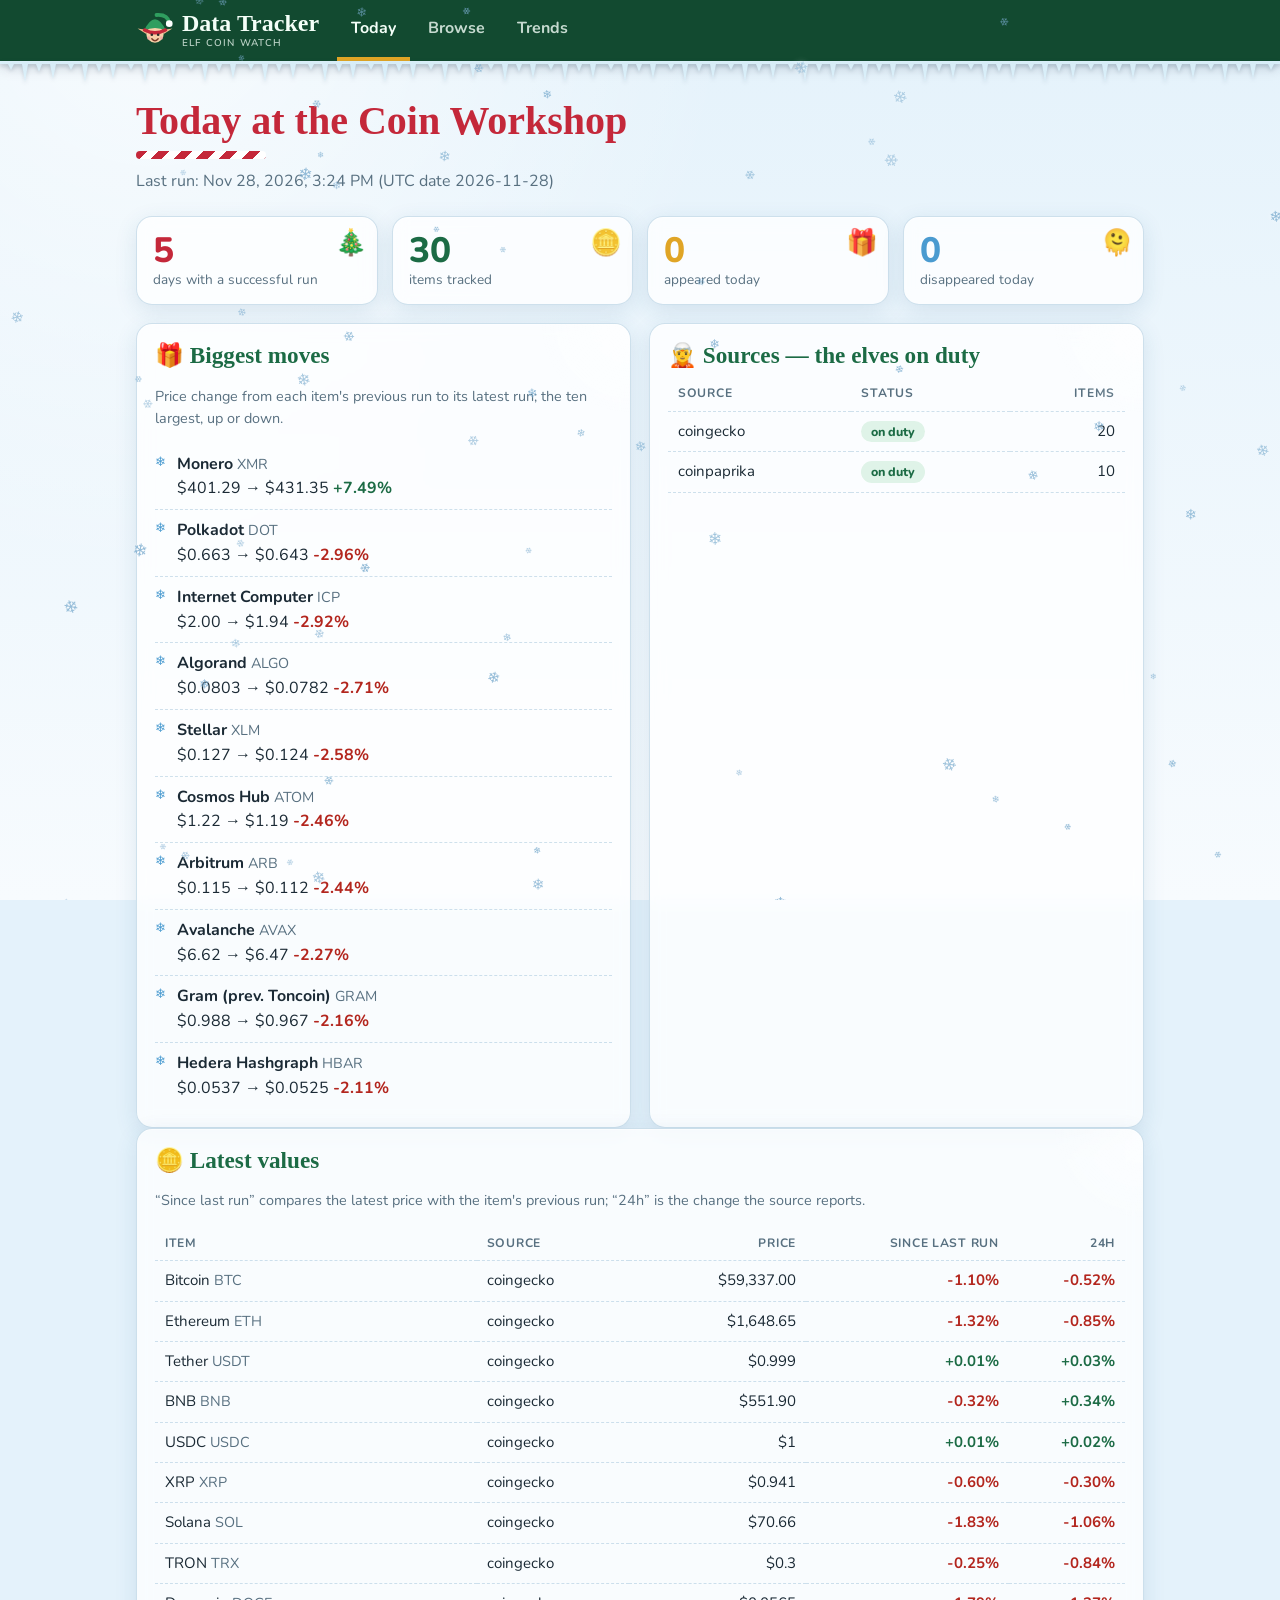
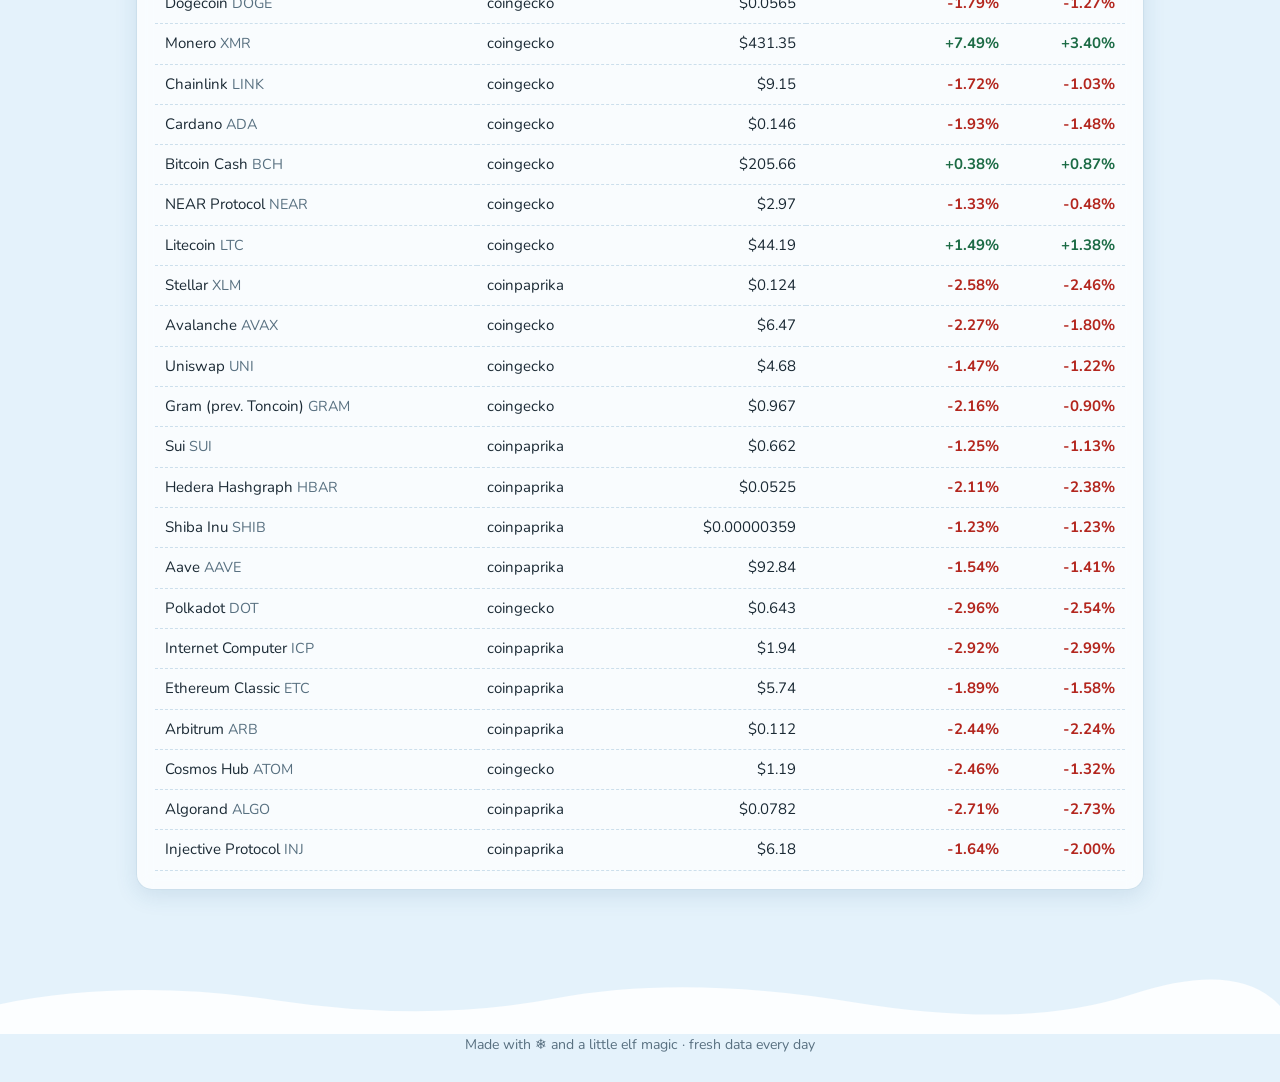
<file: index.html>
<!doctype html>
<html lang="en">
<head>
<meta charset="utf-8">
<meta name="viewport" content="width=device-width, initial-scale=1">
<title>Today · Data Tracker</title>
<meta name="description" content="Latest prices for 30 coins and what moved since the previous daily run.">
<meta name="theme-color" content="#124a30">
<link rel="manifest" href="manifest.webmanifest">
<link rel="icon" href="icon-192.png">
<link rel="apple-touch-icon" href="icon-192.png">
<link rel="stylesheet" href="style.css">
<link rel="preconnect" href="https://fonts.googleapis.com">
<link rel="preconnect" href="https://fonts.gstatic.com" crossorigin>
<link href="https://fonts.googleapis.com/css2?family=Mountains+of+Christmas:wght@700&family=Nunito:wght@400;600;700;800&display=swap" rel="stylesheet">
<script>try{if(sessionStorage.getItem("jw.frost"))document.documentElement.classList.add("frosted")}catch(e){}</script>
</head>
<body>
<main>
  <h1 data-sleigh>Today at the Coin Workshop</h1>
  <p class="sub" id="last-run">Loading…</p>
  <div class="stats" id="stats"></div>
  <div class="cols">
    <section class="card"><h2>🎁 Biggest moves</h2><p class="muted">Price change from each item's previous run to its latest run; the ten largest, up or down.</p><ul class="plain" id="moves"></ul></section>
    <section class="card"><h2>🧝 Sources — the elves on duty</h2><table><thead><tr><th>Source</th><th>Status</th><th class="num">Items</th></tr></thead><tbody id="sources"></tbody></table></section>
  </div>
  <section class="card"><h2>🪙 Latest values</h2>
    <p class="muted">“Since last run” compares the latest price with the item's previous run; “24h” is the change the source reports.</p>
    <div class="scroll"><table><thead><tr><th>Item</th><th>Source</th><th class="num">Price</th><th class="num">Since last run</th><th class="num">24h</th></tr></thead><tbody id="latest"></tbody></table></div></section>
</main>
<script src="app.js"></script>
<script src="today.js"></script>
<script src="theme.js"></script>
</body>
</html>
</file>
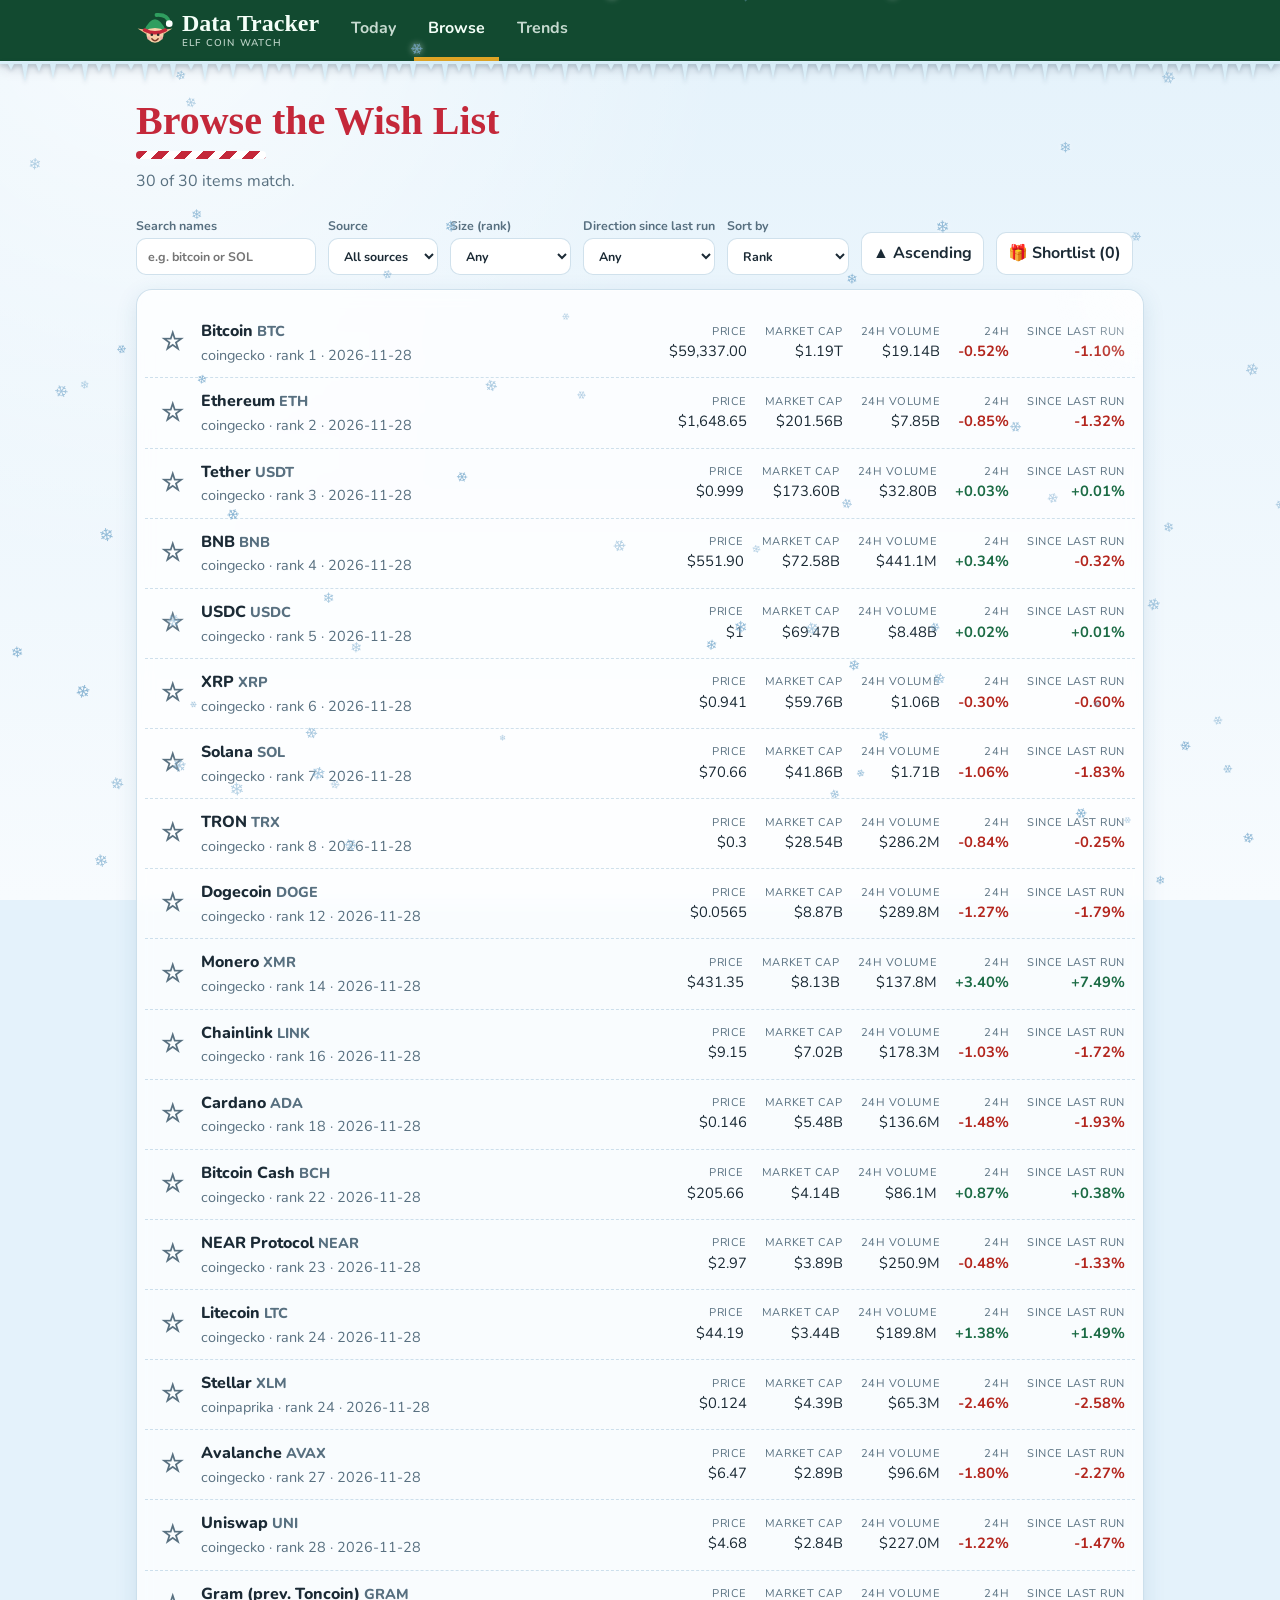
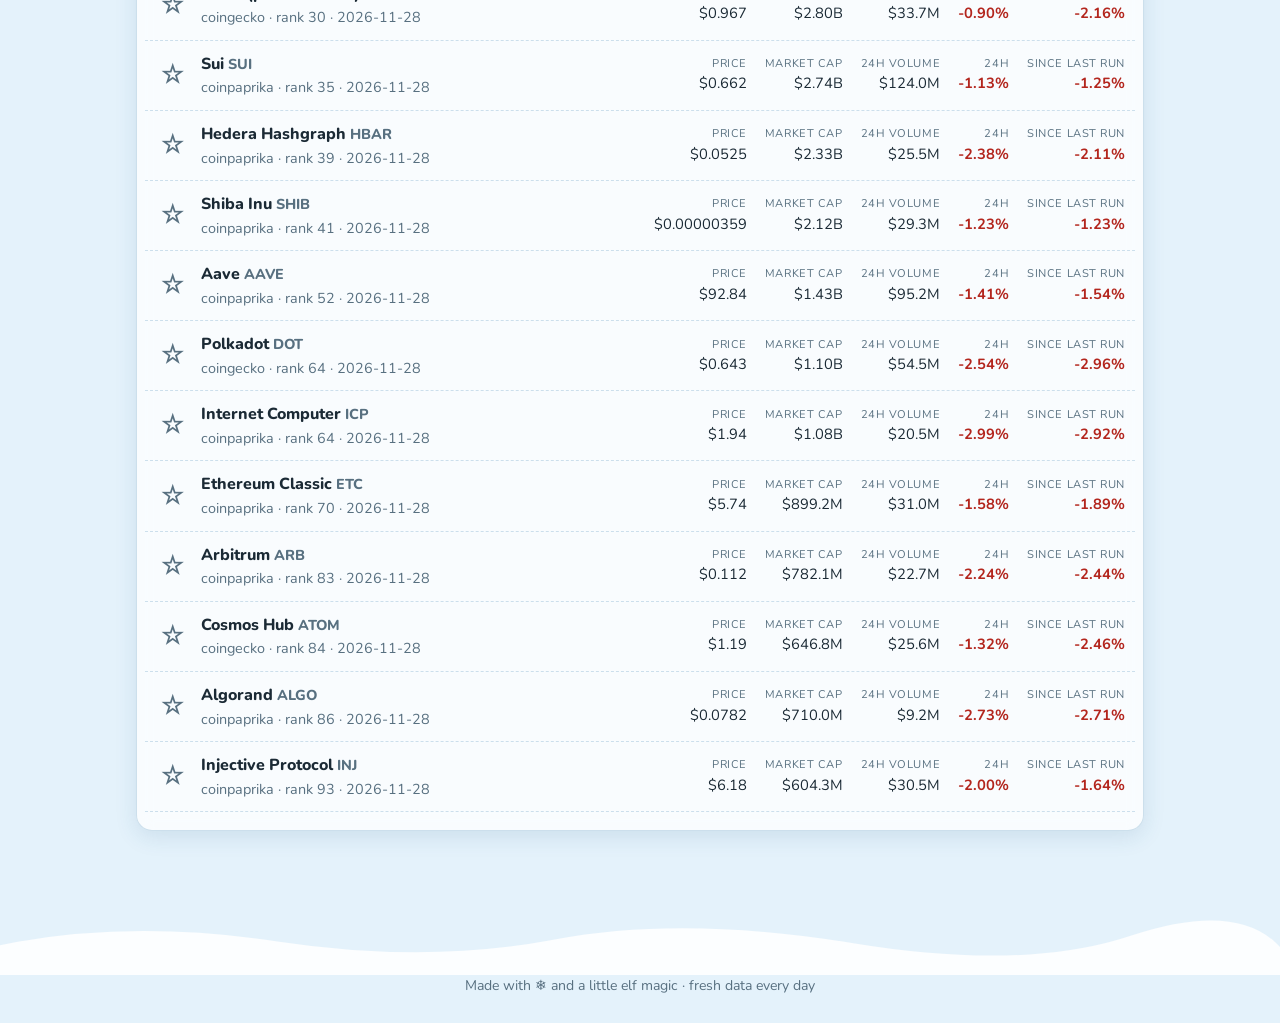
<file: browse.html>
<!doctype html>
<html lang="en">
<head>
<meta charset="utf-8">
<meta name="viewport" content="width=device-width, initial-scale=1">
<title>Browse · Data Tracker</title>
<meta name="description" content="Search, filter and sort the latest values; star the coins you want to keep.">
<meta name="theme-color" content="#124a30">
<link rel="manifest" href="manifest.webmanifest">
<link rel="icon" href="icon-192.png">
<link rel="apple-touch-icon" href="icon-192.png">
<link rel="stylesheet" href="style.css">
<link rel="preconnect" href="https://fonts.googleapis.com">
<link rel="preconnect" href="https://fonts.gstatic.com" crossorigin>
<link href="https://fonts.googleapis.com/css2?family=Mountains+of+Christmas:wght@700&family=Nunito:wght@400;600;700;800&display=swap" rel="stylesheet">
<script>try{if(sessionStorage.getItem("jw.frost"))document.documentElement.classList.add("frosted")}catch(e){}</script>
</head>
<body>
<main>
  <h1 data-sleigh>Browse the Wish List</h1>
  <p class="sub" id="summary">Loading…</p>
  <div class="controls">
    <label>Search names<input id="q" type="search" placeholder="e.g. bitcoin or SOL"></label>
    <label>Source<select id="source"><option value="">All sources</option></select></label>
    <label>Size (rank)<select id="tier"><option value="">Any</option><option value="1-10">Top 10</option><option value="11-25">11 – 25</option><option value="26+">26 and below</option></select></label>
    <label>Direction since last run<select id="dir"><option value="">Any</option><option value="up">Up</option><option value="down">Down</option></select></label>
    <label>Sort by<select id="sort">
      <option value="rank">Rank</option><option value="price_usd">Price</option><option value="market_cap_usd">Market cap</option>
      <option value="volume_24h_usd">24h volume</option><option value="change_24h_pct">24h change</option><option value="pct">Since last run</option></select></label>
    <button id="order" aria-label="Sort direction">▲ Ascending</button>
    <button id="shortlist-only" aria-pressed="false">🎁 Shortlist (<span id="shortlist-count">0</span>)</button>
  </div>
  <section class="card" id="results"></section>
</main>
<script src="app.js"></script>
<script src="browse.js"></script>
<script src="theme.js"></script>
</body>
</html>
</file>
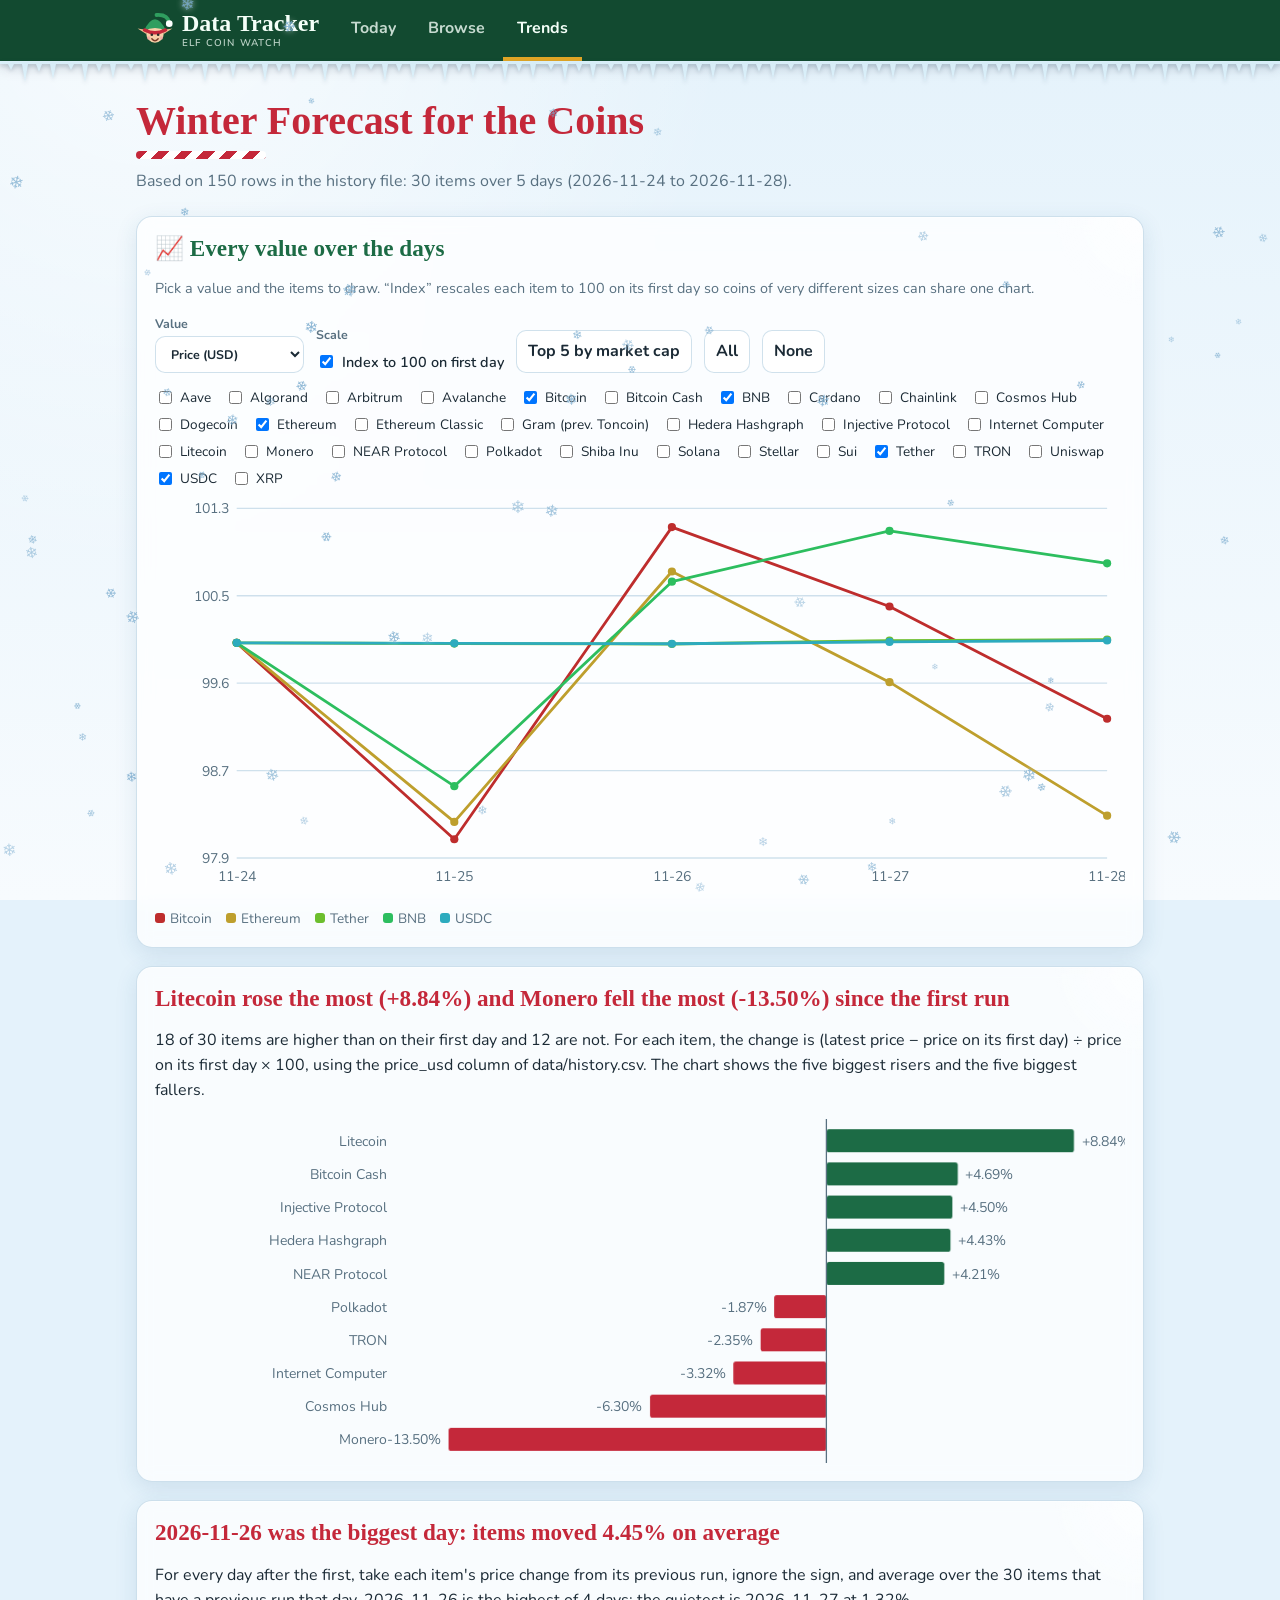
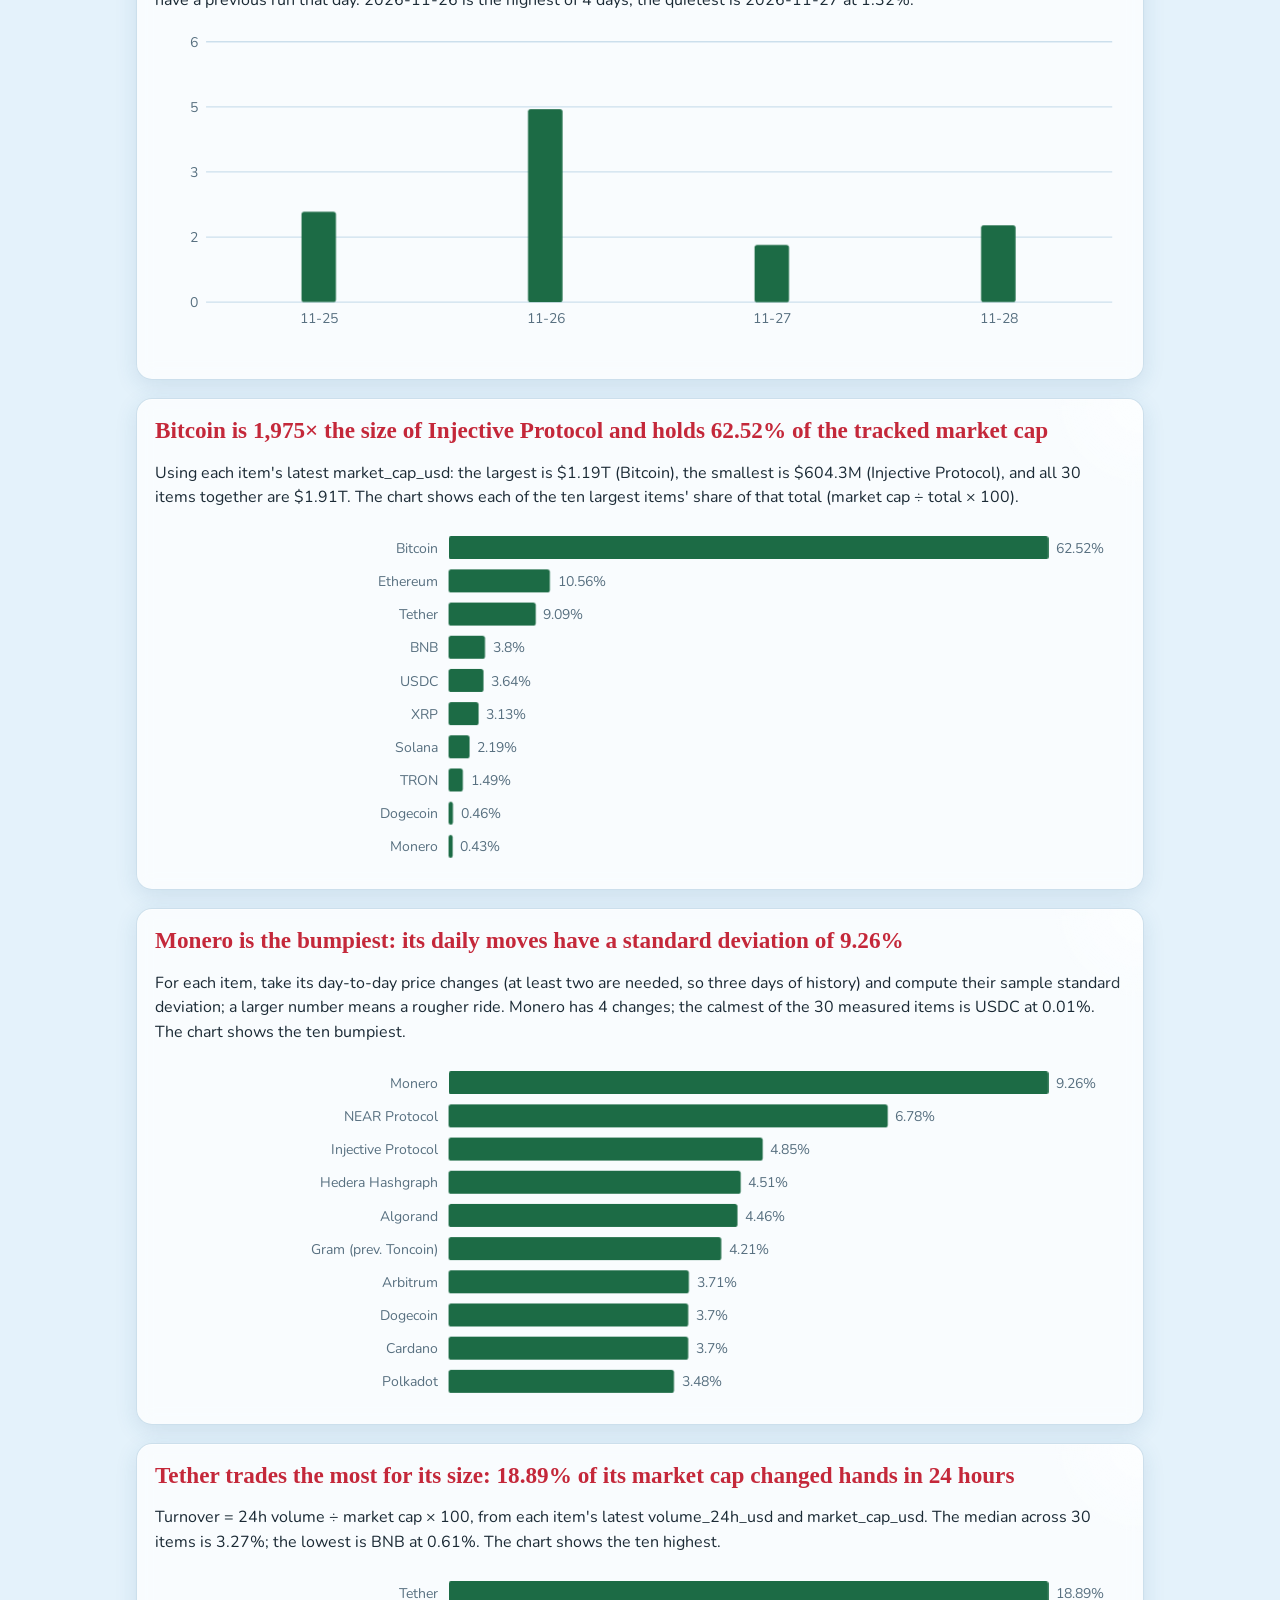
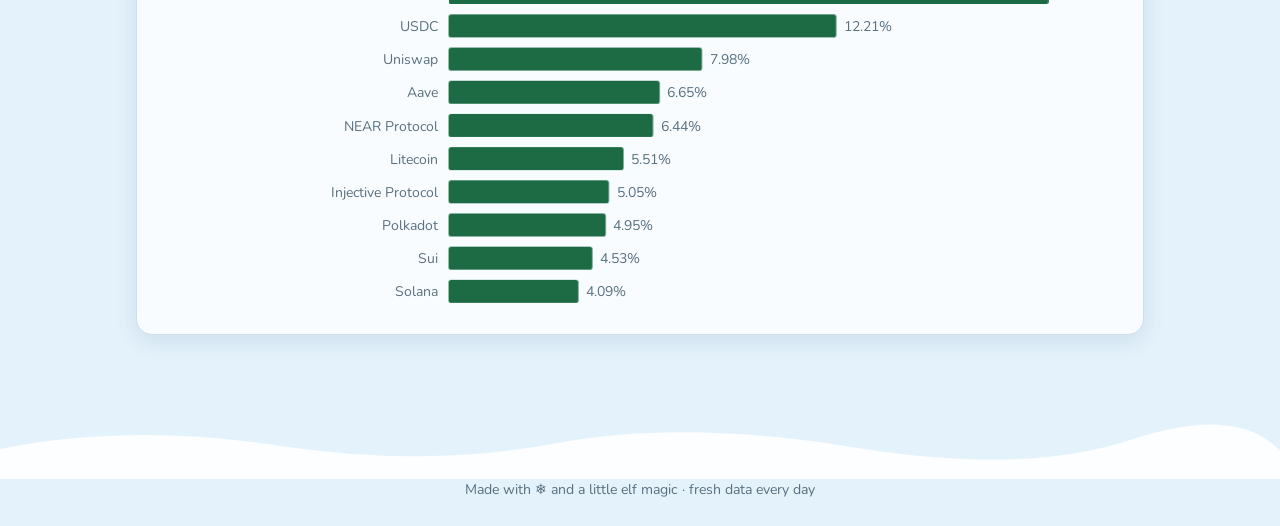
<file: trends.html>
<!doctype html>
<html lang="en">
<head>
<meta charset="utf-8">
<meta name="viewport" content="width=device-width, initial-scale=1">
<title>Trends · Data Tracker</title>
<meta name="description" content="Findings computed in your browser from the full history file.">
<meta name="theme-color" content="#124a30">
<link rel="manifest" href="manifest.webmanifest">
<link rel="icon" href="icon-192.png">
<link rel="apple-touch-icon" href="icon-192.png">
<link rel="stylesheet" href="style.css">
<link rel="preconnect" href="https://fonts.googleapis.com">
<link rel="preconnect" href="https://fonts.gstatic.com" crossorigin>
<link href="https://fonts.googleapis.com/css2?family=Mountains+of+Christmas:wght@700&family=Nunito:wght@400;600;700;800&display=swap" rel="stylesheet">
<script>try{if(sessionStorage.getItem("jw.frost"))document.documentElement.classList.add("frosted")}catch(e){}</script>
</head>
<body>
<main>
  <h1 data-sleigh>Winter Forecast for the Coins</h1>
  <p class="sub" id="asof">Loading…</p>
  <section class="card" id="explorer" hidden>
    <h2>📈 Every value over the days</h2>
    <p class="muted">Pick a value and the items to draw. “Index” rescales each item to 100 on its first day so coins of very different sizes can share one chart.</p>
    <div class="controls">
      <label>Value<select id="metric">
        <option value="price_usd">Price (USD)</option><option value="market_cap_usd">Market cap (USD)</option>
        <option value="volume_24h_usd">24h volume (USD)</option><option value="change_24h_pct">24h change (%)</option><option value="rank">Rank</option></select></label>
      <label class="check"><span>Scale</span><span><input type="checkbox" id="index" checked> Index to 100 on first day</span></label>
      <button id="pick-top">Top 5 by market cap</button><button id="pick-all">All</button><button id="pick-none">None</button>
    </div>
    <div class="picker" id="picker"></div>
    <div class="chart" id="explorer-chart"></div>
  </section>
  <div id="sections"></div>
</main>
<script src="app.js"></script>
<script src="charts.js"></script>
<script src="trends.js"></script>
<script src="theme.js"></script>
</body>
</html>
</file>
<file: style.css>
/* North Pole theme: shared by all three pages. */
:root {
  --bg-1: #e4f2fb; --bg-2: #f7fbfe;
  --surface: rgba(255, 255, 255, .78); --surface-solid: #ffffff;
  --text: #1b2a35; --muted: #587080; --line: rgba(120, 170, 200, .35);
  --pine: #1c6b45; --pine-dark: #124a30; --berry: #c4283a; --gold: #e0a526;
  --accent: var(--pine); --accent-ink: #ffffff; --accent-soft: #dff3e8;
  --warn: #b3261e; --warn-soft: #fde7e4; --star: #e0a526;
  --nav-bg: #124a30; --nav-text: #f4fff8; --flake: rgba(120, 170, 205, .9);
  --c1: #1c6b45; --c2: #c4283a; --c3: #e0a526; --c4: #4a9bd0;
  --frost-bg:
    url("data:image/svg+xml;utf8,<svg xmlns='http://www.w3.org/2000/svg' width='260' height='260'><filter id='f'><feTurbulence type='fractalNoise' baseFrequency='.85' numOctaves='3' seed='4'/><feColorMatrix values='0 0 0 0 1  0 0 0 0 1  0 0 0 0 1  0 0 0 1.1 -.35'/></filter><rect width='100%' height='100%' filter='url(%23f)'/></svg>"),
    radial-gradient(ellipse at 25% 15%, rgba(255,255,255,.95), transparent 45%),
    linear-gradient(160deg, #d6eefa, #a9d8f0 50%, #e3f4fc);
  --head: "Mountains of Christmas", "Trebuchet MS", Georgia, serif;
  --font: "Nunito", -apple-system, BlinkMacSystemFont, "Segoe UI", Roboto, Arial, sans-serif;
}
@media (prefers-color-scheme: dark) {
  :root {
    --bg-1: #091626; --bg-2: #123350;
    --surface: rgba(18, 42, 66, .72); --surface-solid: #14304a;
    --text: #e9f5fc; --muted: #93b2c6; --line: rgba(130, 190, 225, .25);
    --pine: #5fd49c; --berry: #ff6f7f; --gold: #ffd166;
    --accent: #5fd49c; --accent-ink: #062116; --accent-soft: #17402f;
    --warn: #ff8e83; --warn-soft: #43201f; --star: #ffd166;
    --nav-bg: #0b2a3f; --nav-text: #e9f5fc; --flake: rgba(255, 255, 255, .92);
    --c1: #5fd49c; --c2: #ff6f7f; --c3: #ffd166; --c4: #7cc4f0;
    --frost-bg:
      url("data:image/svg+xml;utf8,<svg xmlns='http://www.w3.org/2000/svg' width='260' height='260'><filter id='f'><feTurbulence type='fractalNoise' baseFrequency='.85' numOctaves='3' seed='4'/><feColorMatrix values='0 0 0 0 .8  0 0 0 0 .93  0 0 0 0 1  0 0 0 1.1 -.35'/></filter><rect width='100%' height='100%' filter='url(%23f)'/></svg>"),
      radial-gradient(ellipse at 25% 15%, rgba(190,230,255,.55), transparent 45%),
      linear-gradient(160deg, #1d4a6c, #2f6f98 50%, #17405e);
  }
}
* { box-sizing: border-box; }
html { background: var(--bg-1); }
body {
  margin: 0; color: var(--text); font: 16px/1.55 var(--font); min-height: 100vh;
  background:
    radial-gradient(circle at 12% 0%, rgba(255,255,255,.7), transparent 40%),
    linear-gradient(180deg, var(--bg-1), var(--bg-2));
  background-attachment: fixed;
}
a { color: var(--accent); }

/* ---------- navigation with icicles ---------- */
.nav { background: var(--nav-bg); position: sticky; top: 0; z-index: 20; box-shadow: 0 4px 14px rgba(10, 40, 60, .25); }
.nav::after {
  content: ""; position: absolute; left: 0; right: 0; top: 100%; height: 22px; pointer-events: none;
  background: url("data:image/svg+xml;utf8,<svg xmlns='http://www.w3.org/2000/svg' width='60' height='22' viewBox='0 0 60 22'><path d='M0 0H60V3 L56 3 L53 18 L50 3 L42 3 L39 11 L36 3 L28 3 L25 21 L22 3 L14 3 L11 9 L8 3 L0 3Z' fill='%23d9f0fb' fill-opacity='.92'/></svg>") repeat-x top left / 60px 22px;
  filter: drop-shadow(0 2px 2px rgba(0, 30, 60, .2));
}
.nav-inner { max-width: 1040px; margin: 0 auto; padding: 0 16px; display: flex; align-items: center; gap: 4px; flex-wrap: wrap; }
.brand { display: flex; align-items: center; gap: 8px; font: 700 1.5rem/1 var(--head); margin-right: 14px; padding: 8px 0; color: var(--nav-text); text-decoration: none; }
.brand svg { width: 38px; height: 38px; transition: transform .3s; }
.brand:hover svg { transform: rotate(-10deg) scale(1.12); }
.brand small { display: block; font: 600 .62rem/1.1 var(--font); letter-spacing: .12em; text-transform: uppercase; opacity: .75; margin-top: 3px; }
.nav a.link { padding: 16px 14px; color: var(--nav-text); opacity: .8; text-decoration: none; font-weight: 700; border-bottom: 4px solid transparent; transition: opacity .2s, border-color .2s; }
.nav a.link:hover { opacity: 1; border-bottom-color: rgba(255, 255, 255, .5); }
.nav a.link[aria-current="page"] { opacity: 1; border-bottom-color: var(--gold); }

main { max-width: 1040px; margin: 0 auto; padding: 38px 16px 40px; position: relative; }
h1 { font: 700 2.5rem/1.1 var(--head); margin: 0 0 4px; color: var(--berry); }
h1::after { content: ""; display: block; width: 130px; height: 8px; margin-top: 8px; border-radius: 4px;
  background: repeating-linear-gradient(135deg, var(--berry) 0 8px, #fff 8px 16px); }
h2 { font: 700 1.45rem/1.2 var(--head); margin: 0 0 6px; color: var(--pine); }
.sub { color: var(--muted); margin: 10px 0 22px; }
.muted { color: var(--muted); font-size: .9rem; }
.empty { color: var(--muted); font-style: italic; }

/* ---------- frosted-glass cards ---------- */
.card, .stat {
  position: relative; background: var(--surface); border: 1px solid var(--line); border-radius: 16px; padding: 18px;
  margin-bottom: 18px; backdrop-filter: blur(8px); -webkit-backdrop-filter: blur(8px);
  box-shadow: 0 6px 22px rgba(30, 90, 130, .12), inset 0 1px 0 rgba(255, 255, 255, .5);
  transition: transform .25s, box-shadow .25s;
}
.card::before { content: ""; position: absolute; top: 0; right: 0; width: 90px; height: 90px; border-radius: 0 16px 0 0; pointer-events: none;
  background: radial-gradient(circle at 100% 0, rgba(255, 255, 255, .85), transparent 70%); opacity: .7; }
.card:hover, .stat:hover { transform: translateY(-3px); box-shadow: 0 12px 30px rgba(30, 90, 130, .2), 0 0 0 1px rgba(190, 230, 250, .8); }
.stats { display: grid; grid-template-columns: repeat(auto-fit, minmax(160px, 1fr)); gap: 14px; margin-bottom: 18px; }
.stat { margin: 0; padding: 14px 16px; overflow: hidden; }
.stat .ico { position: absolute; right: 10px; top: 6px; font-size: 1.6rem; opacity: .9; }
.stat .n { font: 800 2.2rem/1.1 var(--font); color: var(--berry); }
.stat:nth-child(2) .n { color: var(--pine); } .stat:nth-child(3) .n { color: var(--gold); } .stat:nth-child(4) .n { color: var(--c4); }
.stat .l { color: var(--muted); font-size: .85rem; }

table { width: 100%; border-collapse: collapse; font-size: .94rem; }
th, td { text-align: left; padding: 8px 10px; border-bottom: 1px dashed var(--line); vertical-align: top; }
th { color: var(--muted); font-size: .76rem; text-transform: uppercase; letter-spacing: .06em; }
.pill { display: inline-block; padding: 1px 10px; border-radius: 99px; font-size: .78rem; font-weight: 800; }
.pill.ok { background: var(--accent-soft); color: var(--accent); }
.pill.bad { background: var(--warn-soft); color: var(--warn); }
.cols { display: grid; grid-template-columns: 1fr 1fr; gap: 18px; }
.cols .card { margin: 0; }
@media (max-width: 720px) { .cols { grid-template-columns: 1fr; } .cols .card { margin-bottom: 18px; } h1 { font-size: 2rem; } }
ul.plain { list-style: none; margin: 0; padding: 0; }
ul.plain li { padding: 8px 0 8px 22px; border-bottom: 1px dashed var(--line); position: relative; }
ul.plain li::before { content: "❄"; position: absolute; left: 0; top: 9px; font-size: .8rem; color: var(--c4); }
ul.plain li.head::before, ul.plain li.empty::before { content: ""; }
ul.plain li.head { padding-left: 0; font-weight: 800; color: var(--berry); }
ul.plain li:last-child { border-bottom: 0; }

/* ---------- controls ---------- */
.controls { display: flex; flex-wrap: wrap; gap: 12px; align-items: end; margin-bottom: 14px; }
.controls label { display: flex; flex-direction: column; font-size: .78rem; font-weight: 700; color: var(--muted); gap: 3px; }
input, select, button { font: inherit; color: var(--text); background: var(--surface-solid); border: 1px solid var(--line); border-radius: 10px; padding: 8px 11px; }
input:focus, select:focus, button:focus-visible, a:focus-visible { outline: 3px solid var(--c4); outline-offset: 1px; }
button { cursor: pointer; font-weight: 700; transition: transform .15s, background .2s; }
button:hover { transform: translateY(-1px); }
.seg { display: inline-flex; border: 2px solid var(--pine); border-radius: 12px; overflow: hidden; }
.seg button { border: 0; border-radius: 0; background: transparent; color: var(--pine); }
.seg button[aria-pressed="true"] { background: var(--berry); color: #fff; }
#shortlist-only[aria-pressed="true"] { background: var(--gold); color: #3a2a00; border-color: var(--gold); }

/* ---------- postings ---------- */
.job { display: grid; grid-template-columns: auto 1fr auto; gap: 12px; align-items: center; padding: 12px 10px; margin: 0 -10px;
  border-bottom: 1px dashed var(--line); border-radius: 10px; transition: background .2s, box-shadow .2s; }
.job:hover { background: linear-gradient(90deg, rgba(190, 230, 250, .35), transparent); box-shadow: inset 4px 0 0 var(--berry); }
.job .t { font-weight: 800; }
.star { border: 0; background: none; font-size: 1.55rem; line-height: 1; padding: 2px 6px; color: var(--muted); }
.star:hover { color: var(--gold); transform: scale(1.2) rotate(10deg); }
.star[aria-pressed="true"] { color: var(--star); text-shadow: 0 0 10px var(--gold); animation: pop .5s; }
@keyframes pop { 0% { transform: scale(.4) rotate(-40deg); } 60% { transform: scale(1.4) rotate(15deg); } 100% { transform: scale(1); } }
.apply { text-decoration: none; border-radius: 10px; padding: 7px 14px; font-weight: 800; white-space: nowrap; color: #fff;
  background: repeating-linear-gradient(135deg, var(--berry) 0 10px, #e24a5a 10px 20px); box-shadow: 0 2px 0 rgba(0, 0, 0, .15); transition: transform .15s; }
.apply:hover { transform: translateY(-2px) rotate(-1.5deg); }

/* ---------- charts ---------- */
.chart { width: 100%; overflow-x: auto; }
.chart svg { display: block; width: 100%; height: auto; }
.chart text { fill: var(--muted); font: 11px var(--font); }
.chart rect { transform-box: fill-box; transform-origin: 50% 100%; animation: grow .7s cubic-bezier(.2, .8, .3, 1) both; }
@keyframes grow { from { transform: scaleY(.05); opacity: 0; } }
.legend { display: flex; gap: 14px; font-size: .85rem; color: var(--muted); margin-top: 6px; }
.legend i { display: inline-block; width: 10px; height: 10px; border-radius: 3px; margin-right: 5px; }

.offline { background: var(--warn-soft); color: var(--warn); padding: 8px 16px; text-align: center; font-size: .9rem; font-weight: 700; }

/* ---------- elf empty state & footer snow bank ---------- */
.elf-empty { display: flex; align-items: center; gap: 14px; color: var(--muted); font-style: italic; }
.elf-empty svg { width: 54px; height: 54px; flex: none; }
.snowbank { position: relative; margin-top: 30px; padding: 56px 16px 26px; text-align: center; color: var(--muted); font-size: .88rem;
  background: url("data:image/svg+xml;utf8,<svg xmlns='http://www.w3.org/2000/svg' viewBox='0 0 1200 60' preserveAspectRatio='none'><path d='M0 60V28Q120 0 260 24T520 22T800 26T1060 18T1200 30V60Z' fill='white' fill-opacity='.9'/></svg>") no-repeat top / 100% 56px; }
@media (prefers-color-scheme: dark) { .snowbank { background-blend-mode: normal; filter: brightness(.8); } }

/* ---------- canvas snow ---------- */
#snow { position: fixed; inset: 0; width: 100%; height: 100%; pointer-events: none; z-index: 10000; }

/* ---------- Santa's sleigh ---------- */
#sleigh { position: fixed; top: 14vh; left: 0; width: 360px; max-width: 70vw; z-index: 9990; pointer-events: none; transform: translateX(-120%); }
#sleigh.fly { animation: fly 5.5s cubic-bezier(.4, .1, .6, .9) forwards; }
@keyframes fly {
  0% { transform: translate(-120%, 30px) rotate(6deg); }
  35% { transform: translate(35vw, -30px) rotate(-3deg); }
  70% { transform: translate(75vw, 20px) rotate(4deg); }
  100% { transform: translate(115vw, -40px) rotate(-5deg); }
}

/* ---------- freezing over ---------- */
.frost { position: fixed; inset: 0; z-index: 9999; pointer-events: none; background: var(--frost-bg);
  clip-path: circle(0 at var(--x, 50%) var(--y, 50%)); transition: clip-path .75s cubic-bezier(.6, .05, .3, 1);
  display: flex; align-items: center; justify-content: center; flex-direction: column; color: #2b5f80; }
.frost.on { clip-path: circle(150vmax at var(--x, 50%) var(--y, 50%)); }
.frost.instant { transition: none; }
.frost .big { font-size: 5rem; animation: spin 3s linear infinite; text-shadow: 0 0 20px #fff; }
.frost p { font: 700 1.6rem var(--head); margin: 0; text-shadow: 0 0 10px #fff; }
@media (prefers-color-scheme: dark) { .frost { color: #d9f1ff; } }
@keyframes spin { to { transform: rotate(360deg); } }
html.frosted::before { content: ""; position: fixed; inset: 0; z-index: 9998; background: var(--frost-bg); }

/* a card/results area icing over for a moment */
.iced { position: relative; }
.iced::after { content: ""; position: absolute; inset: 0; border-radius: 16px; pointer-events: none; z-index: 5; background: var(--frost-bg);
  animation: iceover 1s ease forwards; }
@keyframes iceover { 0% { clip-path: inset(0 100% 0 0); opacity: 1; } 35% { clip-path: inset(0 0 0 0); opacity: 1; } 100% { clip-path: inset(0 0 0 0); opacity: 0; } }

@media (prefers-reduced-motion: reduce) {
  *, *::before, *::after { animation: none !important; transition: none !important; }
  #snow, #sleigh { display: none; }
}

/* ---------- data tracker additions ---------- */
.num { text-align: right; font-variant-numeric: tabular-nums; }
.up { color: var(--pine); font-weight: 700; } .down { color: var(--warn); font-weight: 700; }
.scroll { overflow-x: auto; }
.coin { display: grid; grid-template-columns: auto 1fr auto; gap: 12px; align-items: center; padding: 11px 10px; margin: 0 -10px; border-bottom: 1px dashed var(--line); }
.coin:hover { background: linear-gradient(90deg, rgba(190, 230, 250, .35), transparent); box-shadow: inset 4px 0 0 var(--berry); }
.coin .t { font-weight: 800; }
.vals { display: flex; gap: 18px; flex-wrap: wrap; justify-content: flex-end; font-variant-numeric: tabular-nums; font-size: .92rem; }
.vals div { text-align: right; } .vals small { display: block; color: var(--muted); font-size: .7rem; text-transform: uppercase; letter-spacing: .05em; }
.picker { display: flex; flex-wrap: wrap; gap: 6px 14px; margin: 10px 0 4px; }
.picker label { font-size: .85rem; display: inline-flex; align-items: center; gap: 5px; cursor: pointer; }
.picker input { padding: 0; }
.finding h2 { color: var(--berry); }
.controls .check { gap: 6px; } .controls .check span:last-child { font-weight: 600; color: var(--text); display: inline-flex; align-items: center; gap: 6px; font-size: .9rem; }
</file>
